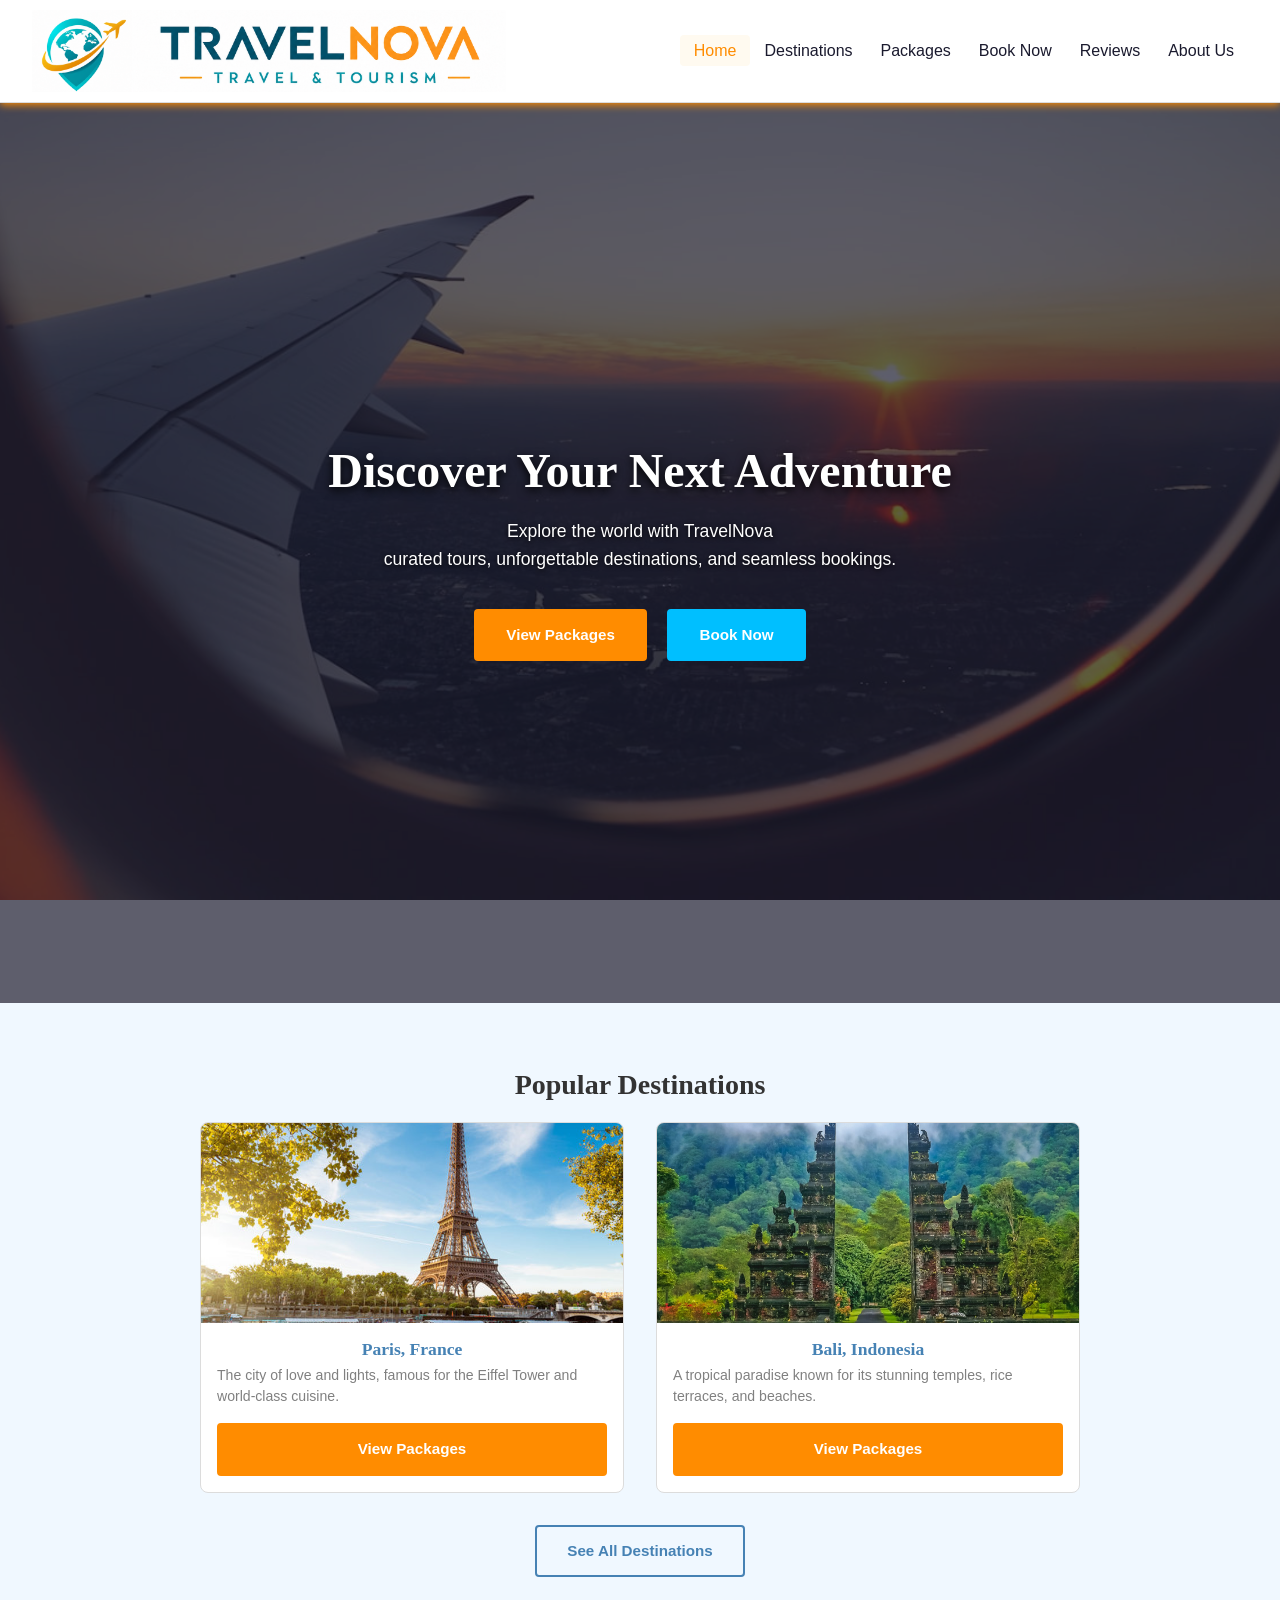
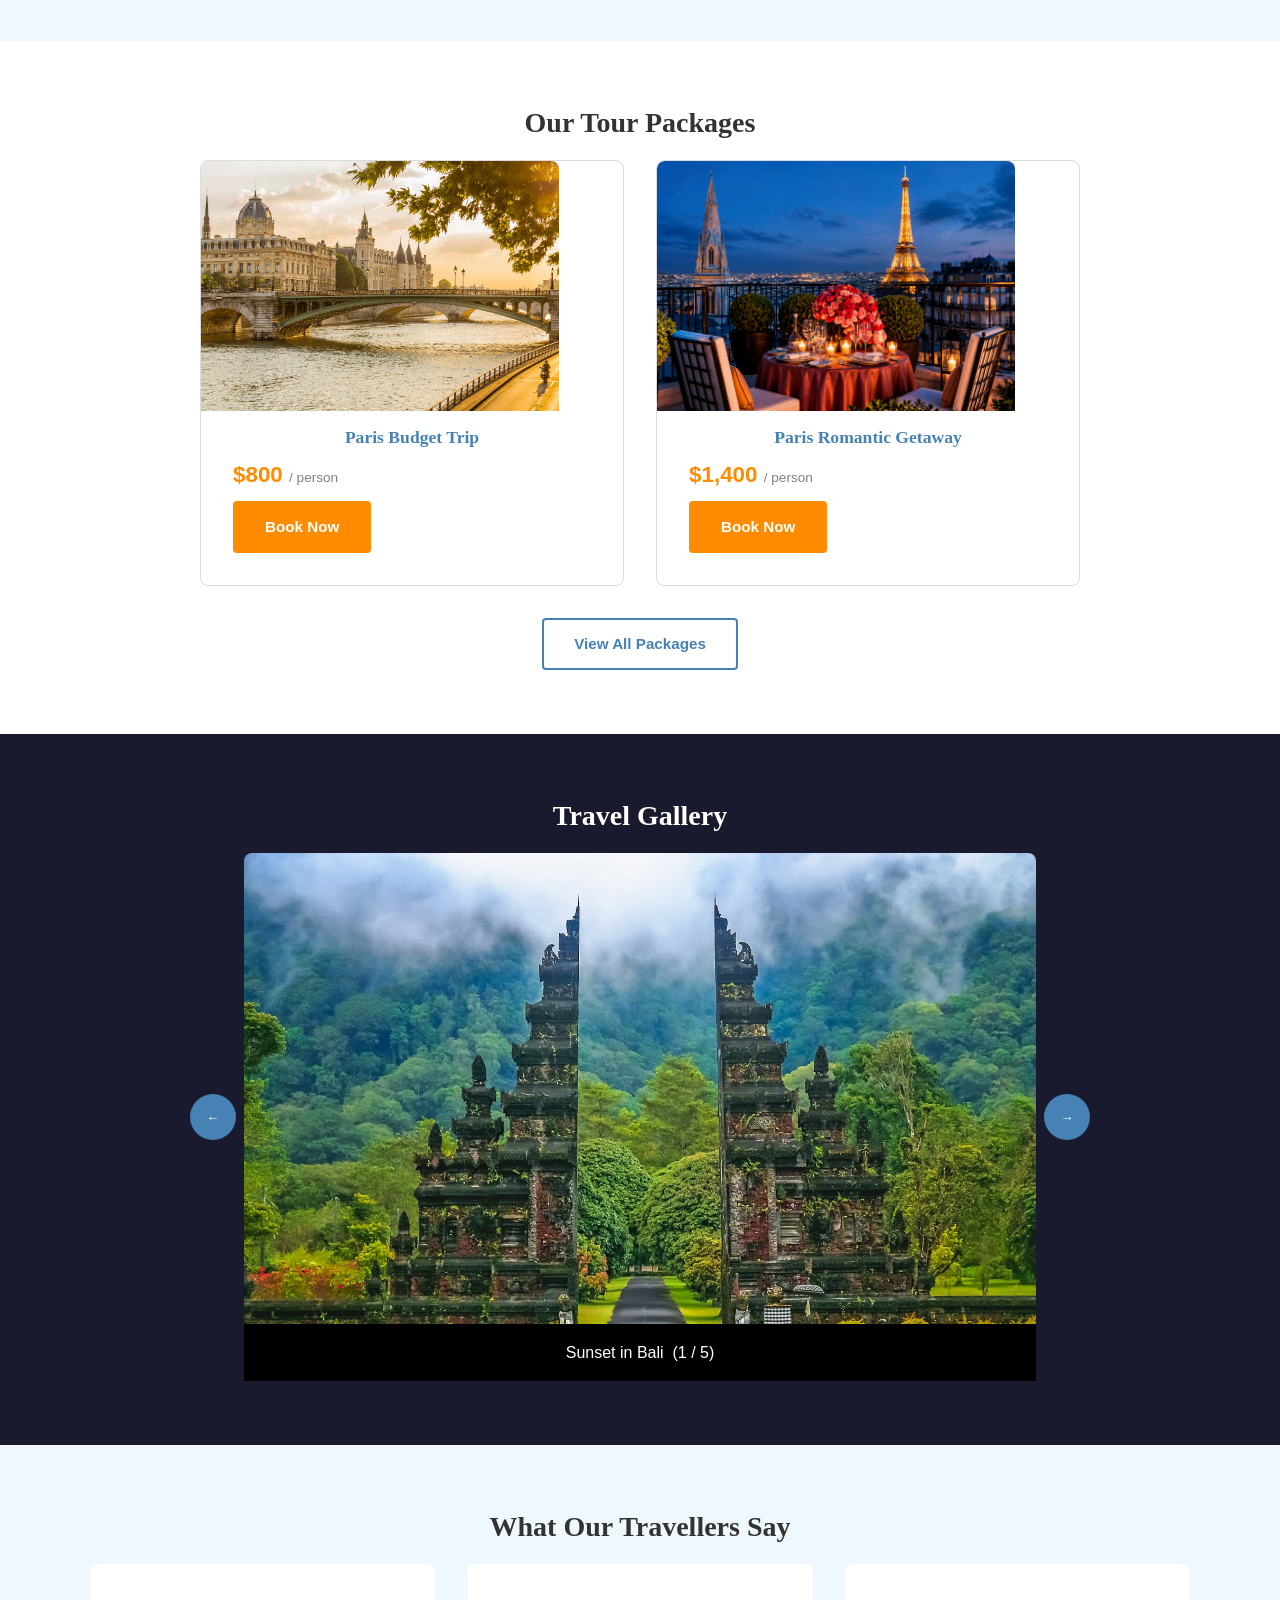
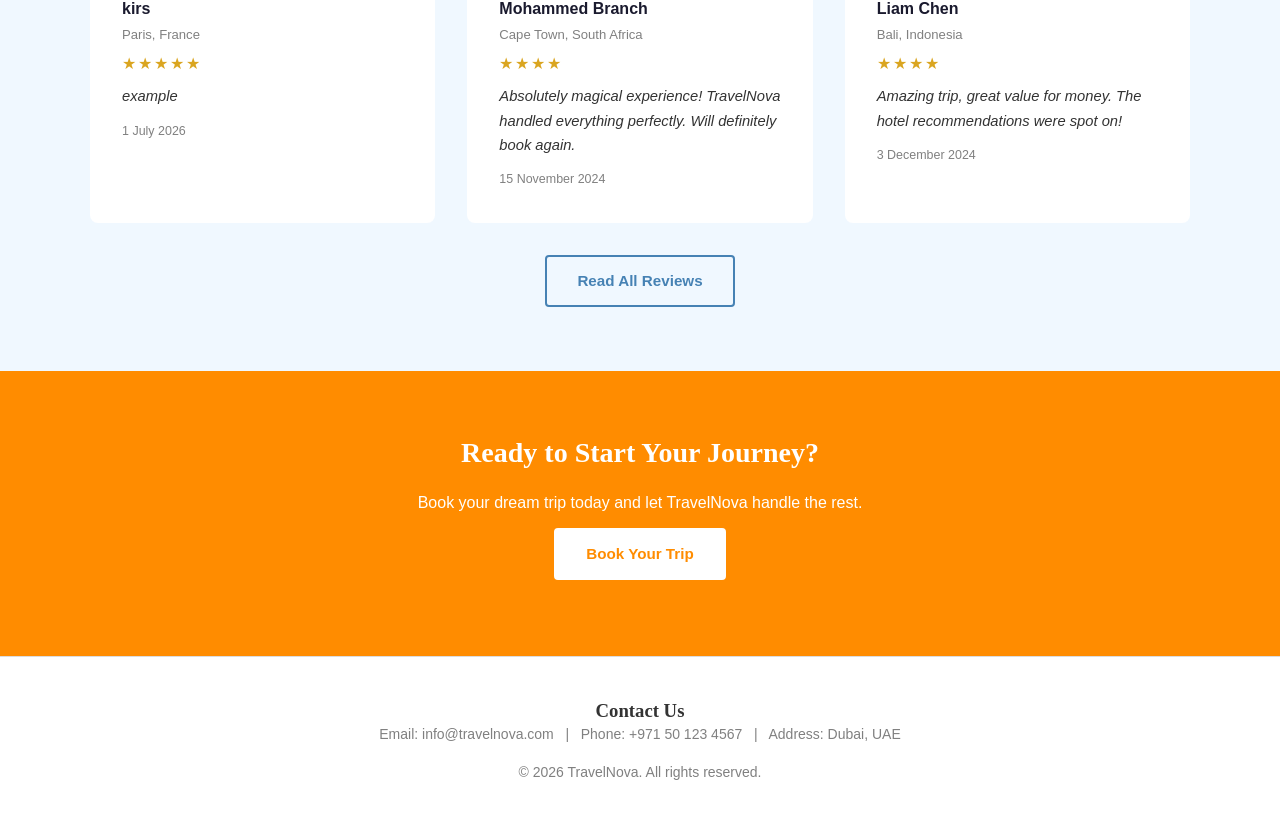
<file: index.html>
<!DOCTYPE html>
<html lang="en">
<head>
  <meta charset="UTF-8" />
  <meta name="viewport" content="width=device-width, initial-scale=1.0" />
  <title>TravelNova - Explore the World</title>
  <link rel="stylesheet" href="css/style.css" />
</head>
<body>

  <!-- ========== HEADER / NAVIGATION ========== -->
  <header id="main-header">
    <div class="logo">
      <img src="images/logo.png" alt="TravelNova Logo" />
      <img src="images/title.png" alt="TravelNova" />
    </div>
    <nav id="main-nav">
      <ul>
        <li><a href="index.html" class="active">Home</a></li>
        <li><a href="destinations.html">Destinations</a></li>
        <li><a href="packages.html">Packages</a></li>
        <li><a href="booking.html">Book Now</a></li>
        <li><a href="reviews.html">Reviews</a></li>
        <li><a href="about.html">About Us</a></li>
      </ul>
    </nav>
  </header>

  <!-- ========== HERO SECTION ========== -->
  <section id="hero">
    <div class="hero-content">
      <h1>Discover Your Next Adventure</h1>
      <p>Explore the world with TravelNova<br>curated tours, unforgettable destinations, and seamless bookings.</p>
      <a href="packages.html" class="btn btn-primary">View Packages</a>
      <a href="booking.html" class="btn btn-secondary">Book Now</a>
    </div>
  </section>

  <!-- ========== FEATURED DESTINATIONS ========== -->
  <section id="featured-destinations">
    <h2>Popular Destinations</h2>
    <div id="destinations-container"></div>
    <a href="destinations.html" class="btn btn-outline">See All Destinations</a>
  </section>

  <!-- ========== TOUR PACKAGES PREVIEW ========== -->
  <section id="packages-preview">
    <h2>Our Tour Packages</h2>
    <div id="packages-container"></div>
    <a href="packages.html" class="btn btn-outline">View All Packages</a>
  </section>

  <!-- ========== GALLERY SLIDER ========== -->
  <section id="gallery">
    <h2>Travel Gallery</h2>
    <div id="gallery-slider">
      <button id="prev-slide" aria-label="Previous slide">&#8592;</button>
      <div id="slides-container"></div>
      <button id="next-slide" aria-label="Next slide">&#8594;</button>
    </div>
  </section>

  <!-- ========== REVIEWS PREVIEW ========== -->
  <section id="reviews-preview">
    <h2>What Our Travellers Say</h2>
    <div id="reviews-container"></div>
    <a href="reviews.html" class="btn btn-outline">Read All Reviews</a>
  </section>

  <!-- ========== CALL TO ACTION ========== -->
  <section id="cta">
    <h2>Ready to Start Your Journey?</h2>
    <p>Book your dream trip today and let TravelNova handle the rest.</p>
    <a href="booking.html" class="btn btn-primary">Book Your Trip</a>
  </section>

  <!-- ========== FOOTER ========== -->
  <footer id="main-footer">
    <div class="footer-columns">
      <div class="footer-col">
        <h3>Contact Us</h3>
        <p>Email: info@travelnova.com &nbsp;&nbsp;|&nbsp;&nbsp; Phone: +971 50 123 4567 &nbsp;&nbsp;|&nbsp;&nbsp; Address: Dubai, UAE</p>
      </div>
    </div>
    <div class="footer-bottom">
      <p>&copy; 2026 TravelNova. All rights reserved.</p>
    </div>
  </footer>

  <script src="js/main.js"></script>
</body>
</html>
</file>
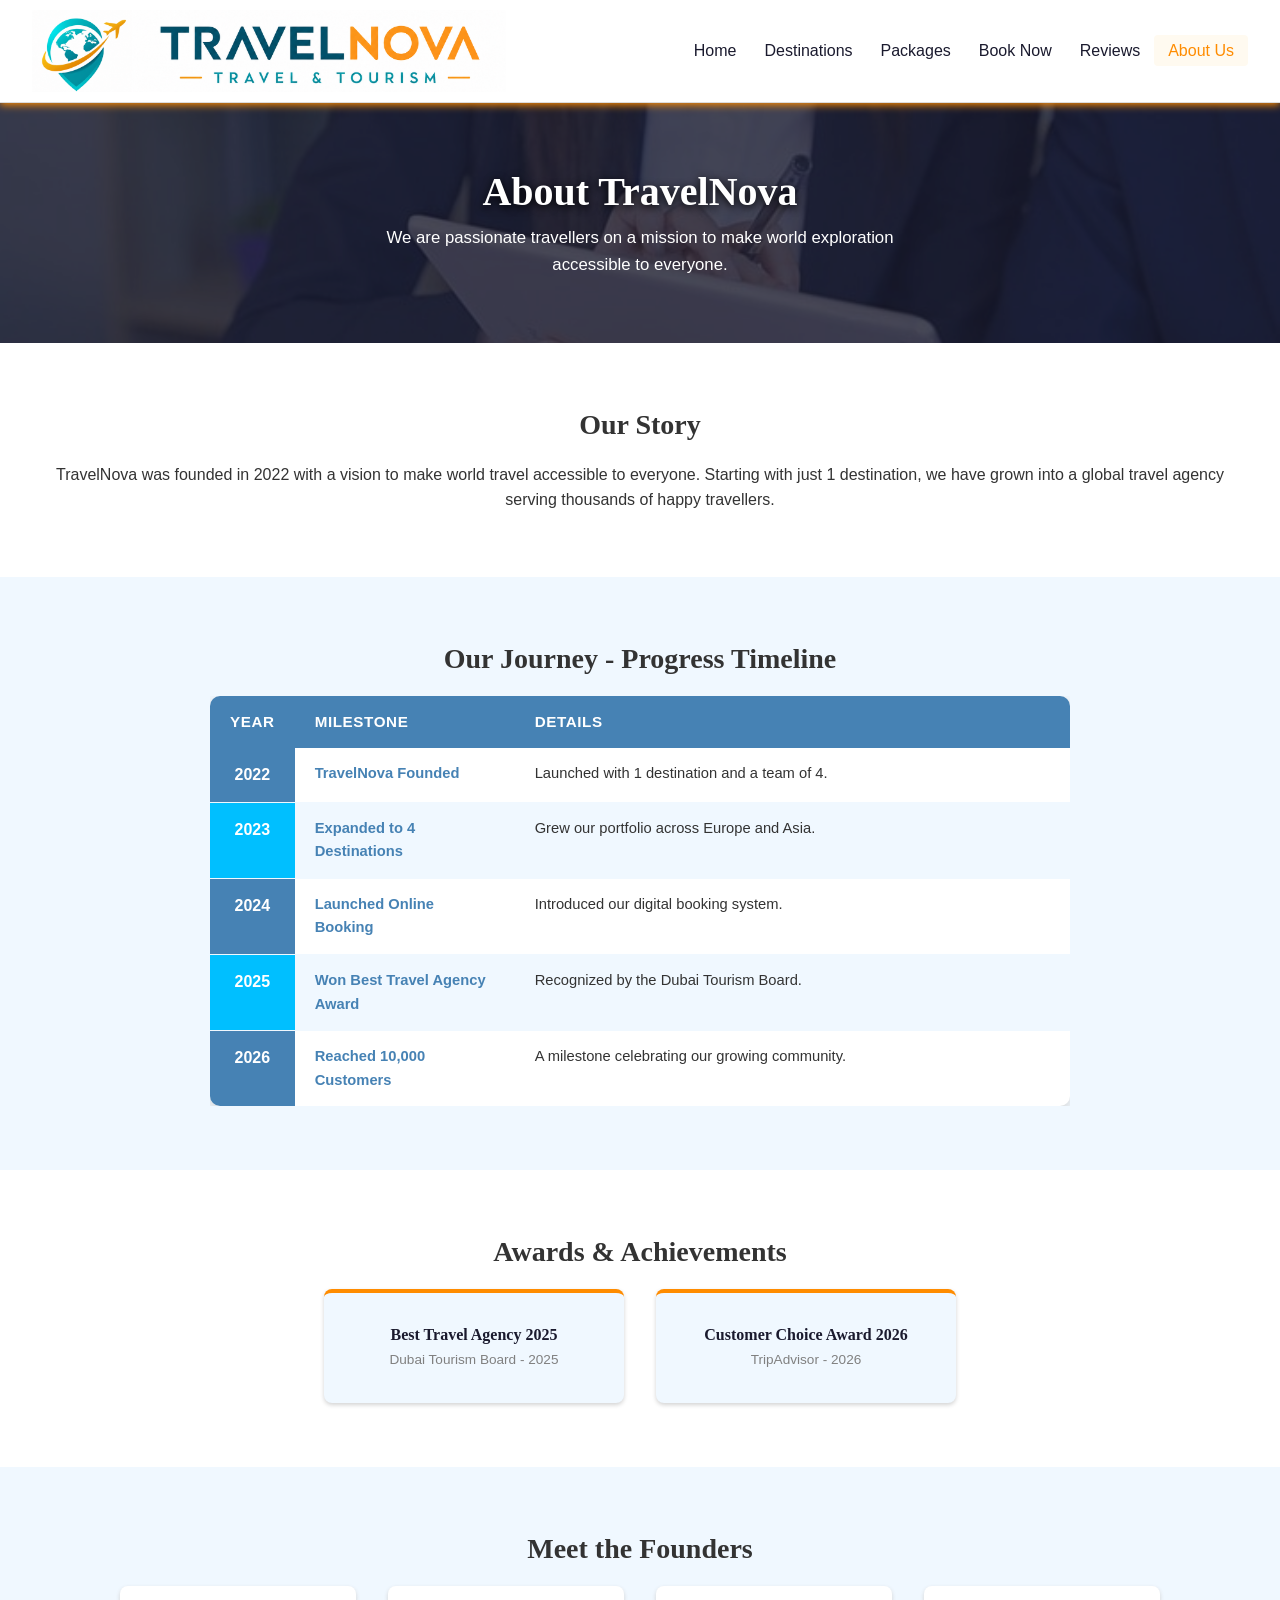
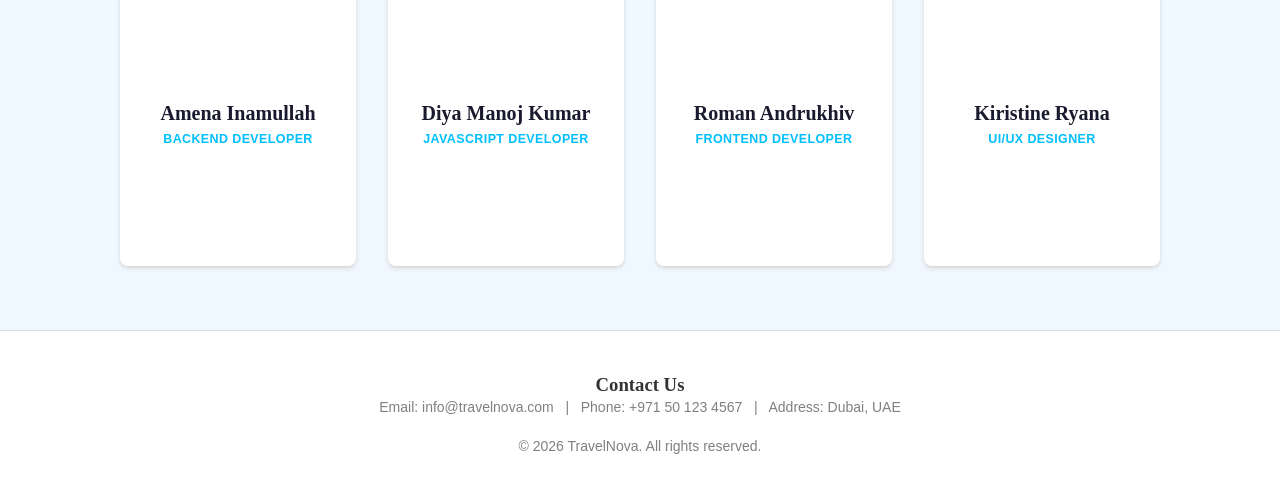
<file: about.html>
<!DOCTYPE html>
<html lang="en">
<head>
  <meta charset="UTF-8" />
  <meta name="viewport" content="width=device-width, initial-scale=1.0" />
  <title>About Us - TravelNova</title>
  <link rel="stylesheet" href="css/style.css" />
</head>
<body>

  <!-- ========== HEADER / NAVIGATION ========== -->
  <header id="main-header">
    <div class="logo">
      <img src="images/logo.png" alt="TravelNova Logo" />
      <img src="images/title.png" alt="TravelNova" />
    </div>
    <nav id="main-nav">
      <ul>
        <li><a href="index.html">Home</a></li>
        <li><a href="destinations.html">Destinations</a></li>
        <li><a href="packages.html">Packages</a></li>
        <li><a href="booking.html">Book Now</a></li>
        <li><a href="reviews.html">Reviews</a></li>
        <li><a href="about.html" class="active">About Us</a></li>
      </ul>
    </nav>
  </header>

  <!-- ========== PAGE HERO ========== -->
  <section id="page-hero" style="background-image: url('images/about-bg.jpg')">
    <h1>About TravelNova</h1>
    <p>We are passionate travellers on a mission to make world exploration accessible to everyone.</p>
  </section>

  <!-- ========== OUR STORY ========== -->
  <section id="our-story">
    <h2>Our Story</h2>
    <div id="company-history"></div>
  </section>

  <!-- ========== COMPANY TIMELINE ========== -->
  <section id="company-timeline">
    <h2>Our Journey - Progress Timeline</h2>
    <div id="timeline-container"></div>
  </section>

  <!-- ========== AWARDS & ACHIEVEMENTS ========== -->
  <section id="awards">
    <h2>Awards &amp; Achievements</h2>
    <div id="awards-container"></div>
  </section>

  <!-- ========== FOUNDERS ========== -->
  <section id="founders">
    <h2>Meet the Founders</h2>
    <div id="founders-container"></div>
  </section>

  <!-- ========== FOOTER ========== -->
  <footer id="main-footer">
    <div class="footer-columns">
      <div class="footer-col">
        <h3>Contact Us</h3>
        <p>Email: info@travelnova.com &nbsp;&nbsp;|&nbsp;&nbsp; Phone: +971 50 123 4567 &nbsp;&nbsp;|&nbsp;&nbsp; Address: Dubai, UAE</p>
      </div>
    </div>
    <div class="footer-bottom">
      <p>&copy; 2026 TravelNova. All rights reserved.</p>
    </div>
  </footer>

  <script src="js/main.js"></script>
</body>
</html>
</file>
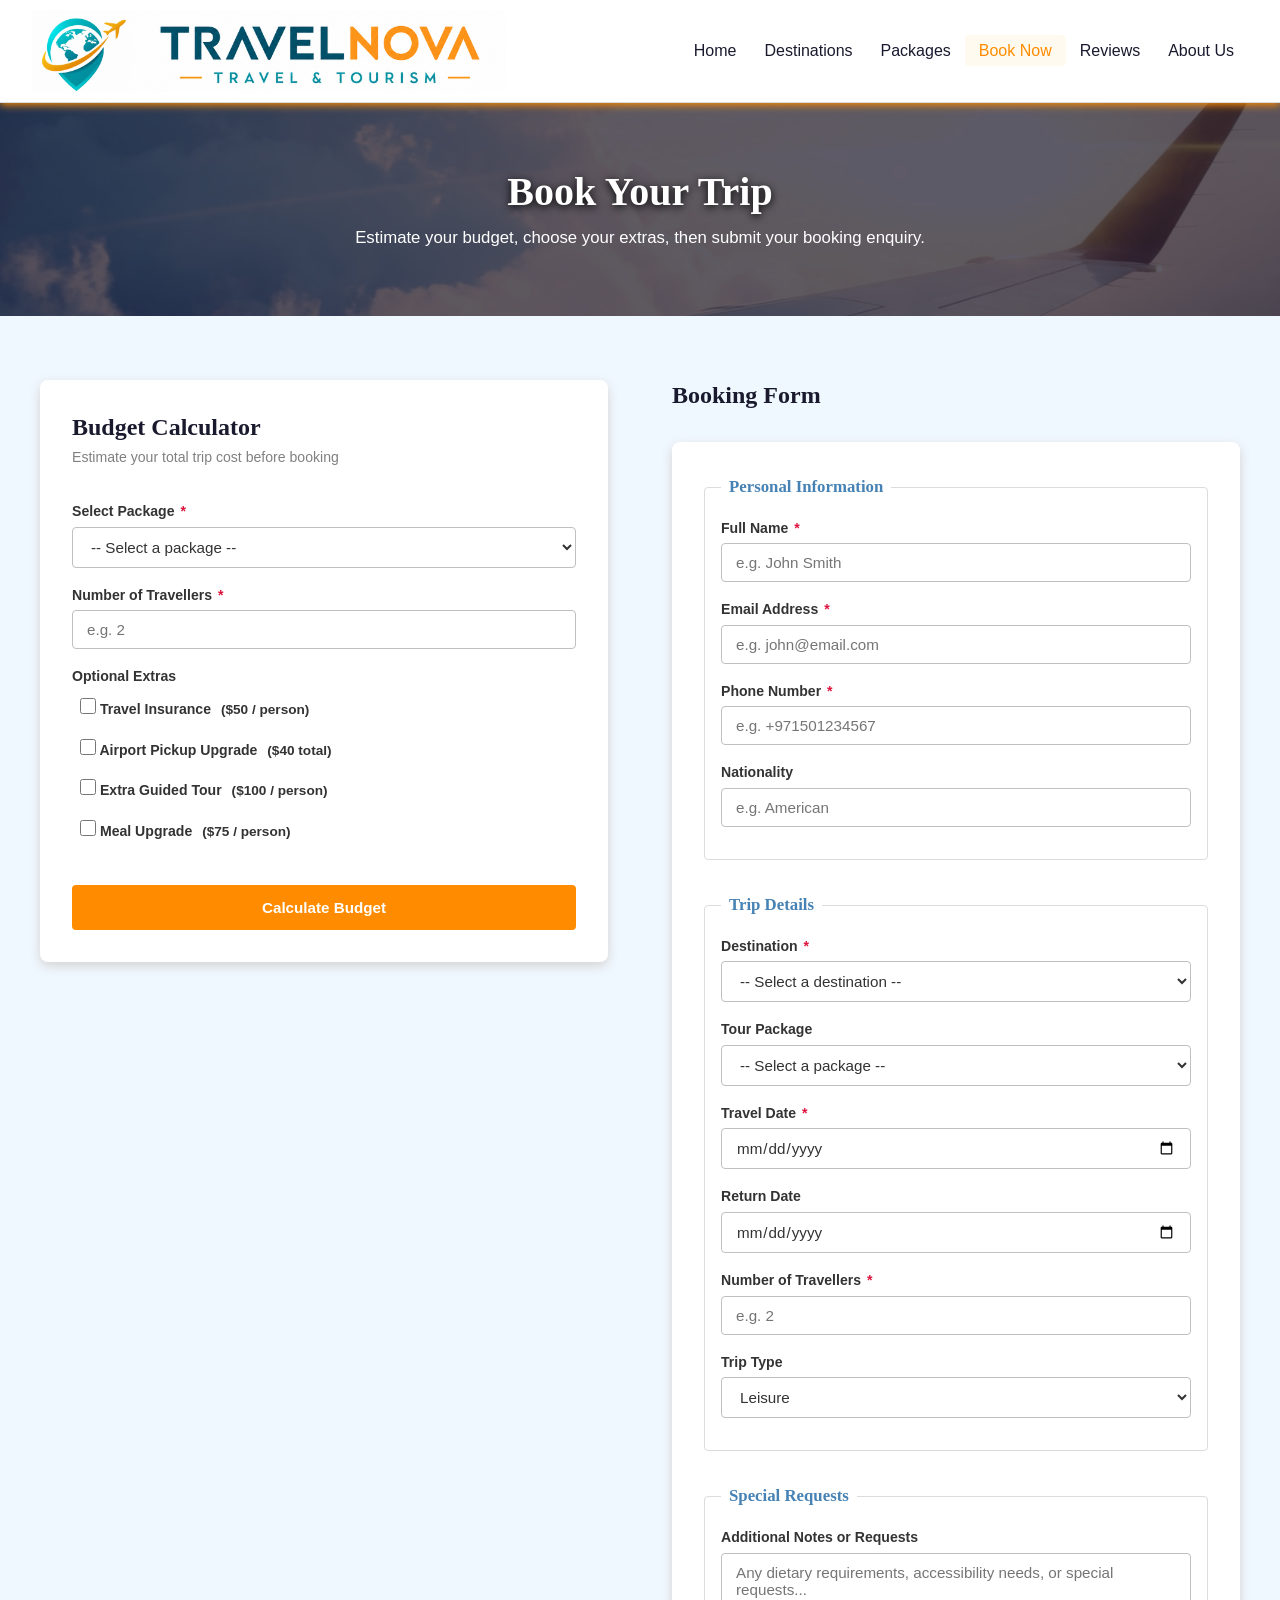
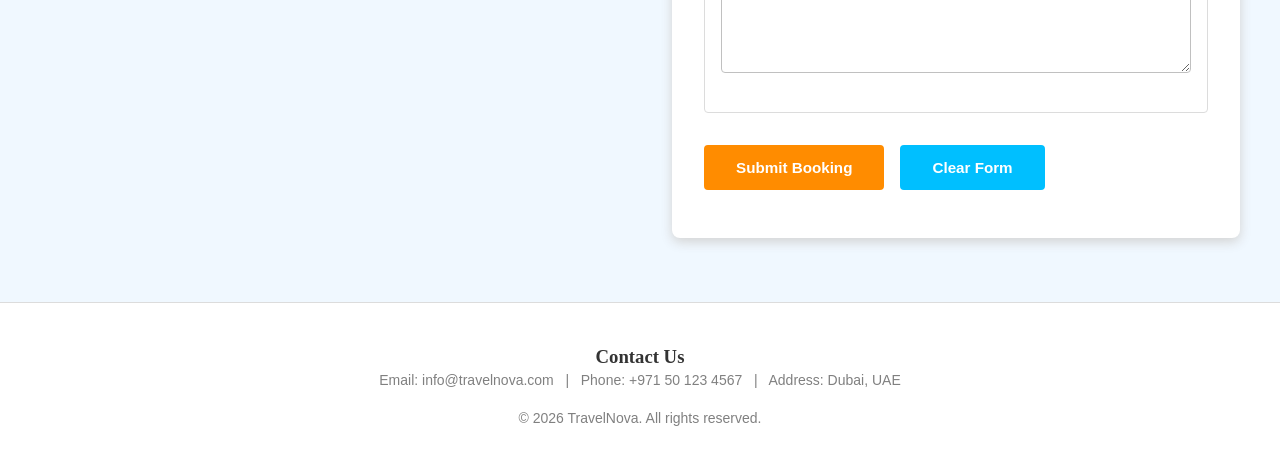
<file: booking.html>
<!DOCTYPE html>
<html lang="en">
<head>
  <meta charset="UTF-8" />
  <meta name="viewport" content="width=device-width, initial-scale=1.0" />
  <title>Book a Trip - TravelNova</title>
  <link rel="stylesheet" href="css/style.css" />
</head>
<body>

  <!-- ========== HEADER / NAVIGATION ========== -->
  <header id="main-header">
    <div class="logo">
      <img src="images/logo.png" alt="TravelNova Logo" />
      <img src="images/title.png" alt="TravelNova" />
    </div>
    <nav id="main-nav">
      <ul>
        <li><a href="index.html">Home</a></li>
        <li><a href="destinations.html">Destinations</a></li>
        <li><a href="packages.html">Packages</a></li>
        <li><a href="booking.html" class="active">Book Now</a></li>
        <li><a href="reviews.html">Reviews</a></li>
        <li><a href="about.html">About Us</a></li>
      </ul>
    </nav>
  </header>

  <!-- ========== PAGE HERO ========== -->
  <section id="page-hero" style="background-image: url('images/booking-bg.jpg')">
    <h1>Book Your Trip</h1>
    <p>Estimate your budget, choose your extras, then submit your booking enquiry.</p>
  </section>

  <!-- ========== BOOKING SECTION: Two-Column Layout ========== -->
  <section id="booking-section">
    <div id="booking-layout">

      <!-- ====== LEFT: BUDGET CALCULATOR ====== -->
      <div id="pkg-calculator">
        <h2>Budget Calculator</h2>
        <p class="calc-subtitle">Estimate your total trip cost before booking</p>

        <div class="form-group">
          <label for="calc-package">Select Package <span class="required">*</span></label>
          <select id="calc-package">
            <option value="">-- Select a package --</option>
          </select>
          <span class="error-msg" id="calc-package-error"></span>
        </div>

        <div class="form-group">
          <label for="calc-travelers-count">Number of Travellers <span class="required">*</span></label>
          <input type="number" id="calc-travelers-count" min="1" max="20" placeholder="e.g. 2" />
          <span class="error-msg" id="calc-travelers-error"></span>
        </div>

        <div class="form-group">
          <label>Optional Extras</label>
          <div id="calc-extras">
            <label class="checkbox-label">
              <input type="checkbox" id="extra-insurance" />
              Travel Insurance
              <span class="extra-price">$50 / person</span>
            </label>
            <label class="checkbox-label">
              <input type="checkbox" id="extra-pickup" />
              Airport Pickup Upgrade
              <span class="extra-price">$40 total</span>
            </label>
            <label class="checkbox-label">
              <input type="checkbox" id="extra-tour" />
              Extra Guided Tour
              <span class="extra-price">$100 / person</span>
            </label>
            <label class="checkbox-label">
              <input type="checkbox" id="extra-meal" />
              Meal Upgrade
              <span class="extra-price">$75 / person</span>
            </label>
          </div>
        </div>

        <button type="button" id="calc-budget-btn" class="btn btn-primary">Calculate Budget</button>

        <!-- Breakdown result: JS shows after calculation -->
        <div id="calc-budget-result"></div>
      </div>

      <!-- ====== RIGHT: BOOKING FORM ====== -->
      <div id="booking-form-col">
        <h2>Booking Form</h2>

        <form id="booking-form" novalidate>

          <!-- Personal Information -->
          <fieldset>
            <legend>Personal Information</legend>

            <div class="form-group">
              <label for="full-name">Full Name <span class="required">*</span></label>
              <input type="text" id="full-name" name="full_name" placeholder="e.g. John Smith" required />
              <span class="error-msg" id="full-name-error"></span>
            </div>

            <div class="form-group">
              <label for="email">Email Address <span class="required">*</span></label>
              <input type="email" id="email" name="email" placeholder="e.g. john@email.com" required />
              <span class="error-msg" id="email-error"></span>
            </div>

            <div class="form-group">
              <label for="phone">Phone Number <span class="required">*</span></label>
              <input type="tel" id="phone" name="phone" placeholder="e.g. +971501234567" required />
              <span class="error-msg" id="phone-error"></span>
            </div>

            <div class="form-group">
              <label for="nationality">Nationality</label>
              <input type="text" id="nationality" name="nationality" placeholder="e.g. American" />
            </div>
          </fieldset>

          <!-- Trip Details -->
          <fieldset>
            <legend>Trip Details</legend>

            <div class="form-group">
              <label for="destination">Destination <span class="required">*</span></label>
              <select id="destination" name="destination" required>
                <option value="">-- Select a destination --</option>
              </select>
              <span class="error-msg" id="destination-error"></span>
            </div>

            <div class="form-group">
              <label for="package-select">Tour Package</label>
              <select id="package-select" name="package">
                <option value="">-- Select a package --</option>
              </select>
            </div>

            <div class="form-group">
              <label for="travel-date">Travel Date <span class="required">*</span></label>
              <input type="date" id="travel-date" name="travel_date" required />
              <span class="error-msg" id="travel-date-error"></span>
            </div>

            <div class="form-group">
              <label for="return-date">Return Date</label>
              <input type="date" id="return-date" name="return_date" />
              <span class="error-msg" id="return-date-error"></span>
            </div>

            <div class="form-group">
              <label for="travelers-count">Number of Travellers <span class="required">*</span></label>
              <input type="number" id="travelers-count" name="travelers_count" min="1" max="20" placeholder="e.g. 2" required />
              <span class="error-msg" id="travelers-count-error"></span>
            </div>

            <div class="form-group">
              <label for="trip-type">Trip Type</label>
              <select id="trip-type" name="trip_type">
                <option value="leisure">Leisure</option>
                <option value="adventure">Adventure</option>
                <option value="family">Family</option>
                <option value="honeymoon">Honeymoon</option>
                <option value="business">Business</option>
              </select>
            </div>
          </fieldset>

          <!-- Special Requests -->
          <fieldset>
            <legend>Special Requests</legend>
            <div class="form-group">
              <label for="special-requests">Additional Notes or Requests</label>
              <textarea id="special-requests" name="special_requests" rows="4" placeholder="Any dietary requirements, accessibility needs, or special requests..."></textarea>
            </div>
          </fieldset>

          <!-- Hidden fields: populated by the Budget Calculator -->
          <input type="hidden" id="estimated-total" name="estimated_total" value="" />
          <input type="hidden" id="selected-extras-hidden" name="selected_extras" value="" />

          <!-- Submit -->
          <div class="form-group form-submit">
            <button type="submit" id="booking-submit-btn" class="btn btn-primary">Submit Booking</button>
            <button type="reset" class="btn btn-secondary">Clear Form</button>
          </div>

        </form>
      </div><!-- /#booking-form-col -->

    </div><!-- /#booking-layout -->
  </section>

  <!-- ========== FOOTER ========== -->
  <footer id="main-footer">
    <div class="footer-columns">
      <div class="footer-col">
        <h3>Contact Us</h3>
        <p>Email: info@travelnova.com &nbsp;&nbsp;|&nbsp;&nbsp; Phone: +971 50 123 4567 &nbsp;&nbsp;|&nbsp;&nbsp; Address: Dubai, UAE</p>
      </div>
    </div>
    <div class="footer-bottom">
      <p>&copy; 2026 TravelNova. All rights reserved.</p>
    </div>
  </footer>

  <script src="js/main.js"></script>
</body>
</html>
</file>
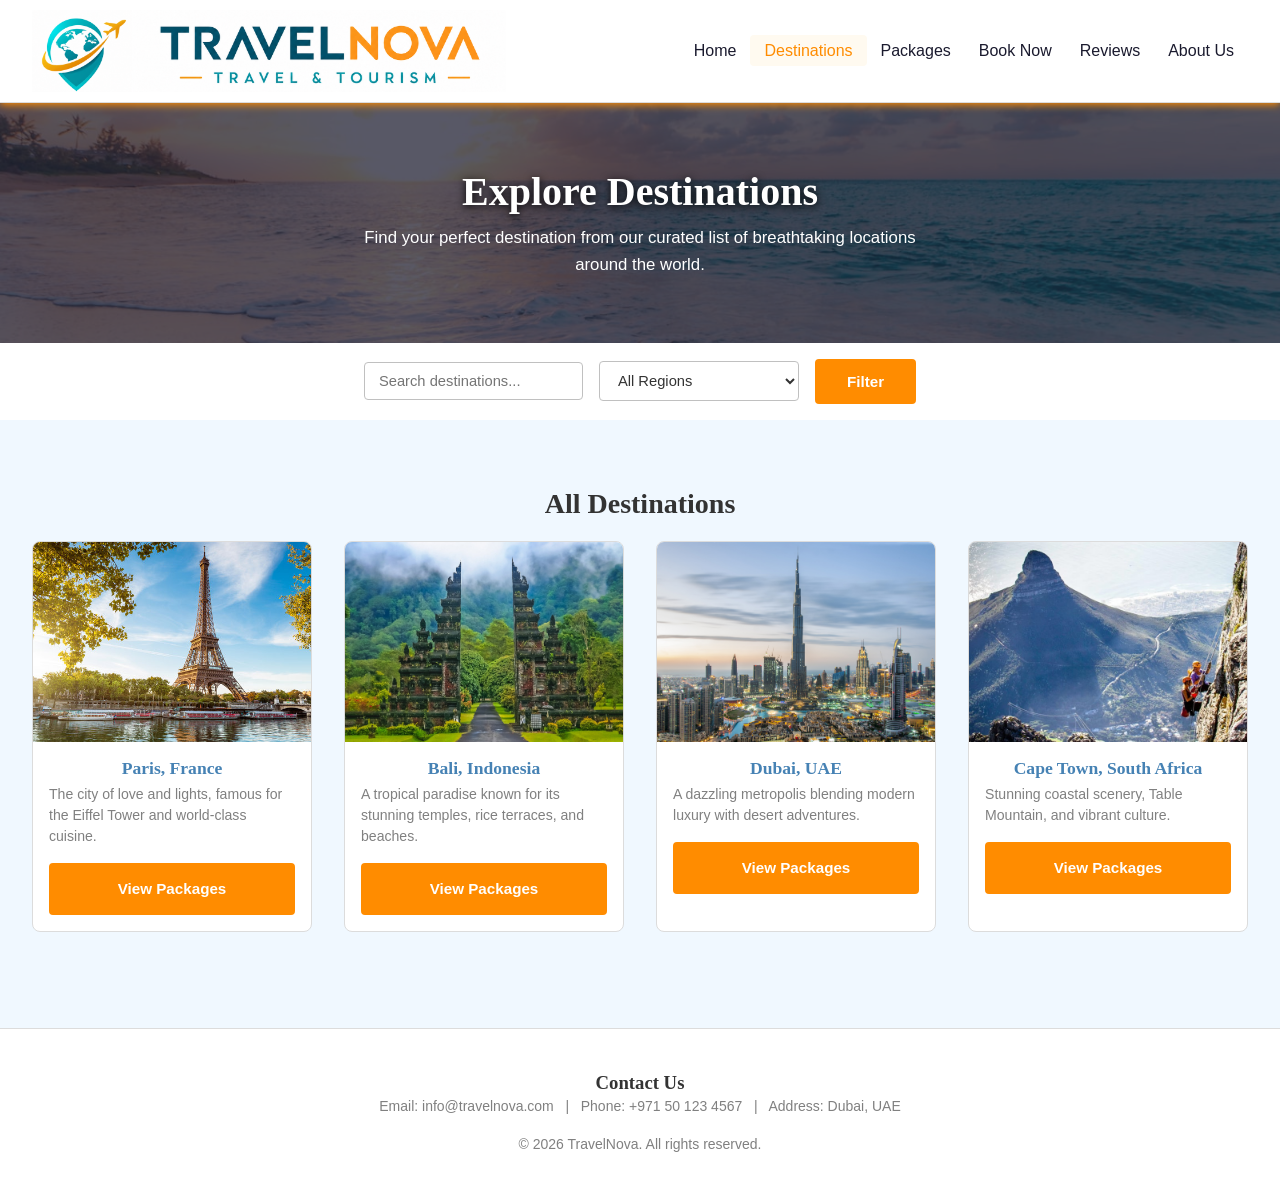
<file: destinations.html>
<!DOCTYPE html>
<html lang="en">
<head>
  <meta charset="UTF-8" />
  <meta name="viewport" content="width=device-width, initial-scale=1.0" />
  <title>Destinations - TravelNova</title>
  <link rel="stylesheet" href="css/style.css" />
</head>
<body>

  <!-- ========== HEADER / NAVIGATION ========== -->
  <header id="main-header">
    <div class="logo">
      <img src="images/logo.png" alt="TravelNova Logo" />
      <img src="images/title.png" alt="TravelNova" />
    </div>
    <nav id="main-nav">
      <ul>
        <li><a href="index.html">Home</a></li>
        <li><a href="destinations.html" class="active">Destinations</a></li>
        <li><a href="packages.html">Packages</a></li>
        <li><a href="booking.html">Book Now</a></li>
        <li><a href="reviews.html">Reviews</a></li>
        <li><a href="about.html">About Us</a></li>
      </ul>
    </nav>
  </header>

  <!-- ========== PAGE HERO ========== -->
  <section id="page-hero" style="background-image: url('images/destinations-bg.jpg')">
    <h1>Explore Destinations</h1>
    <p>Find your perfect destination from our curated list of breathtaking locations around the world.</p>
  </section>

  <!-- ========== FILTER / SEARCH BAR ========== -->
  <section id="destinations-filter">
    <input type="text" id="search-input" placeholder="Search destinations..." />
    <select id="region-filter">
      <option value="all">All Regions</option>
      <option value="europe">Europe</option>
      <option value="asia">Asia</option>
      <option value="americas">Americas</option>
      <option value="africa">Africa</option>
      <option value="middleeast">Middle East</option>
      <option value="oceania">Oceania</option>
    </select>
    <button id="filter-btn" class="btn btn-primary">Filter</button>
  </section>

  <!-- ========== DESTINATIONS GRID ========== -->
  <section id="destinations-page">
    <h2>All Destinations</h2>
    <div id="destinations-grid"></div>
  </section>

  <!-- ========== FOOTER ========== -->
  <footer id="main-footer">
    <div class="footer-columns">
      <div class="footer-col">
        <h3>Contact Us</h3>
        <p>Email: info@travelnova.com &nbsp;&nbsp;|&nbsp;&nbsp; Phone: +971 50 123 4567 &nbsp;&nbsp;|&nbsp;&nbsp; Address: Dubai, UAE</p>
      </div>
    </div>
    <div class="footer-bottom">
      <p>&copy; 2026 TravelNova. All rights reserved.</p>
    </div>
  </footer>

  <script src="js/main.js"></script>
</body>
</html>
</file>
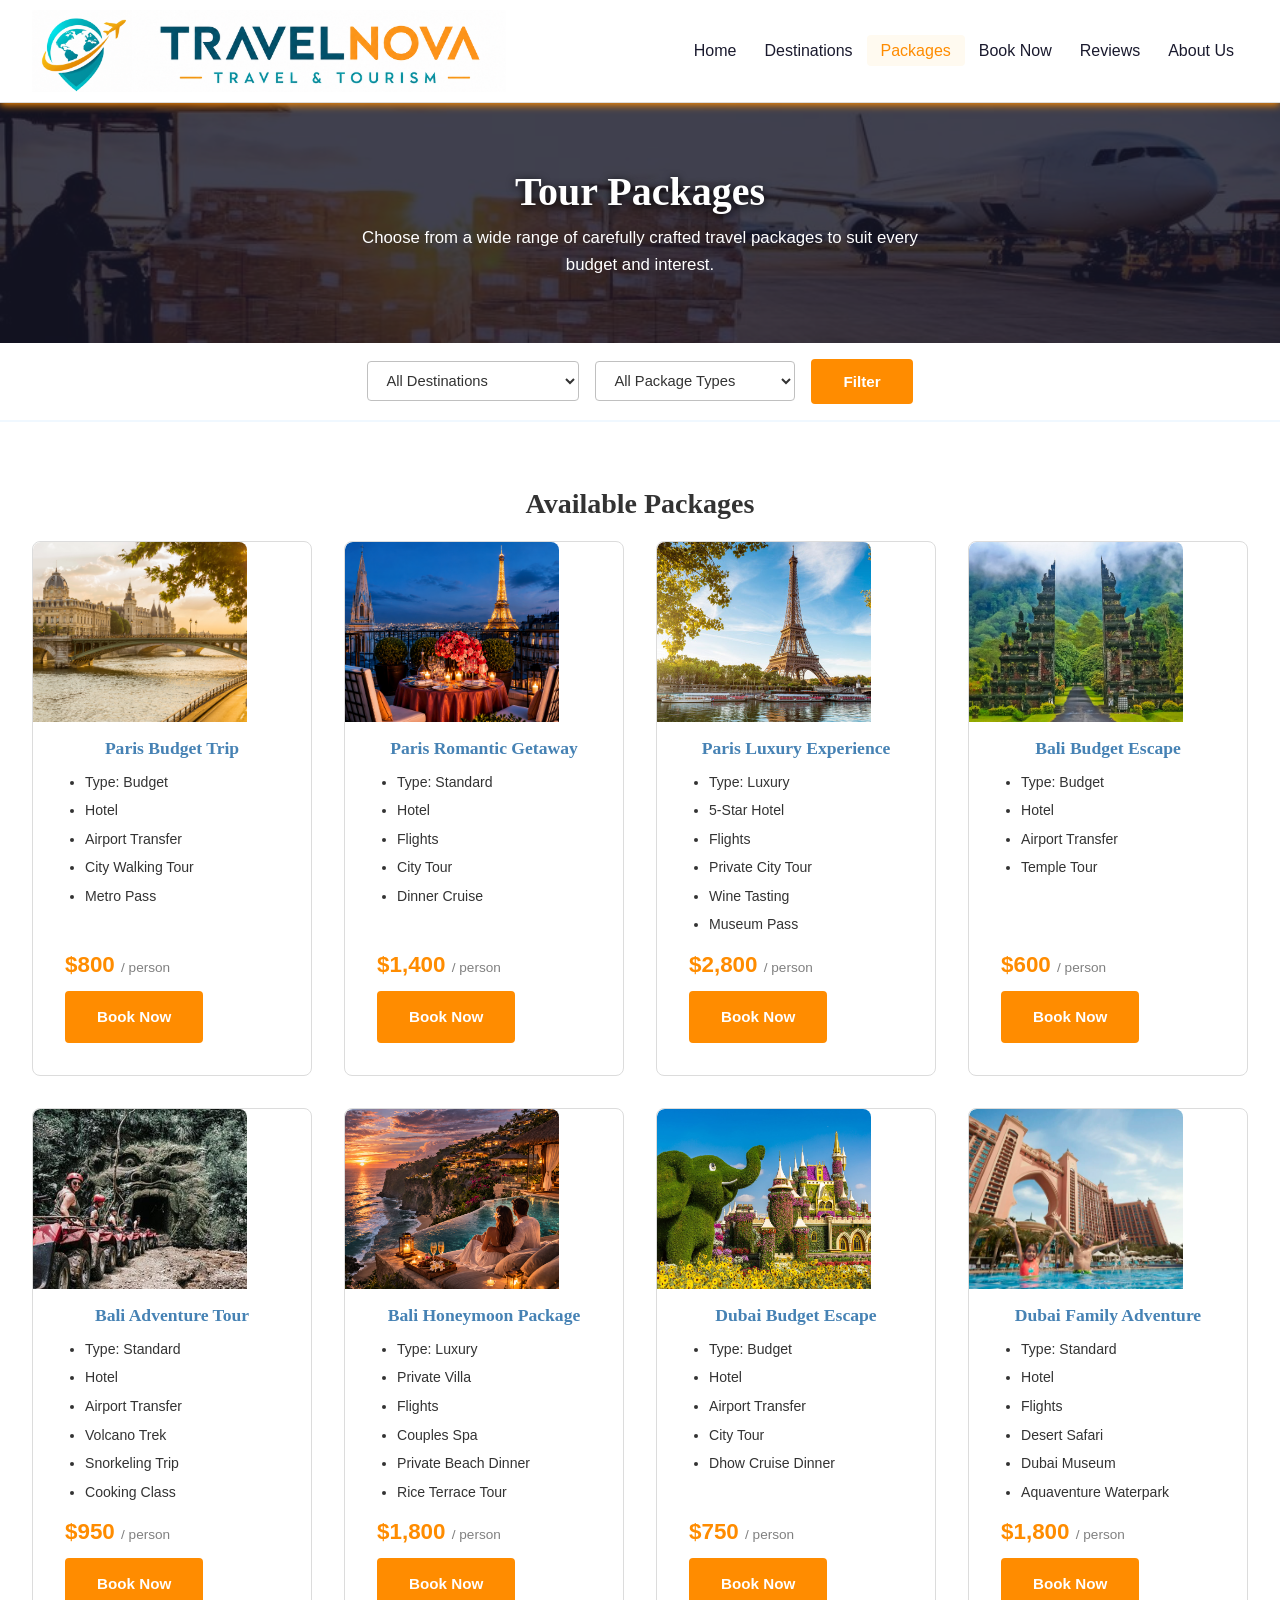
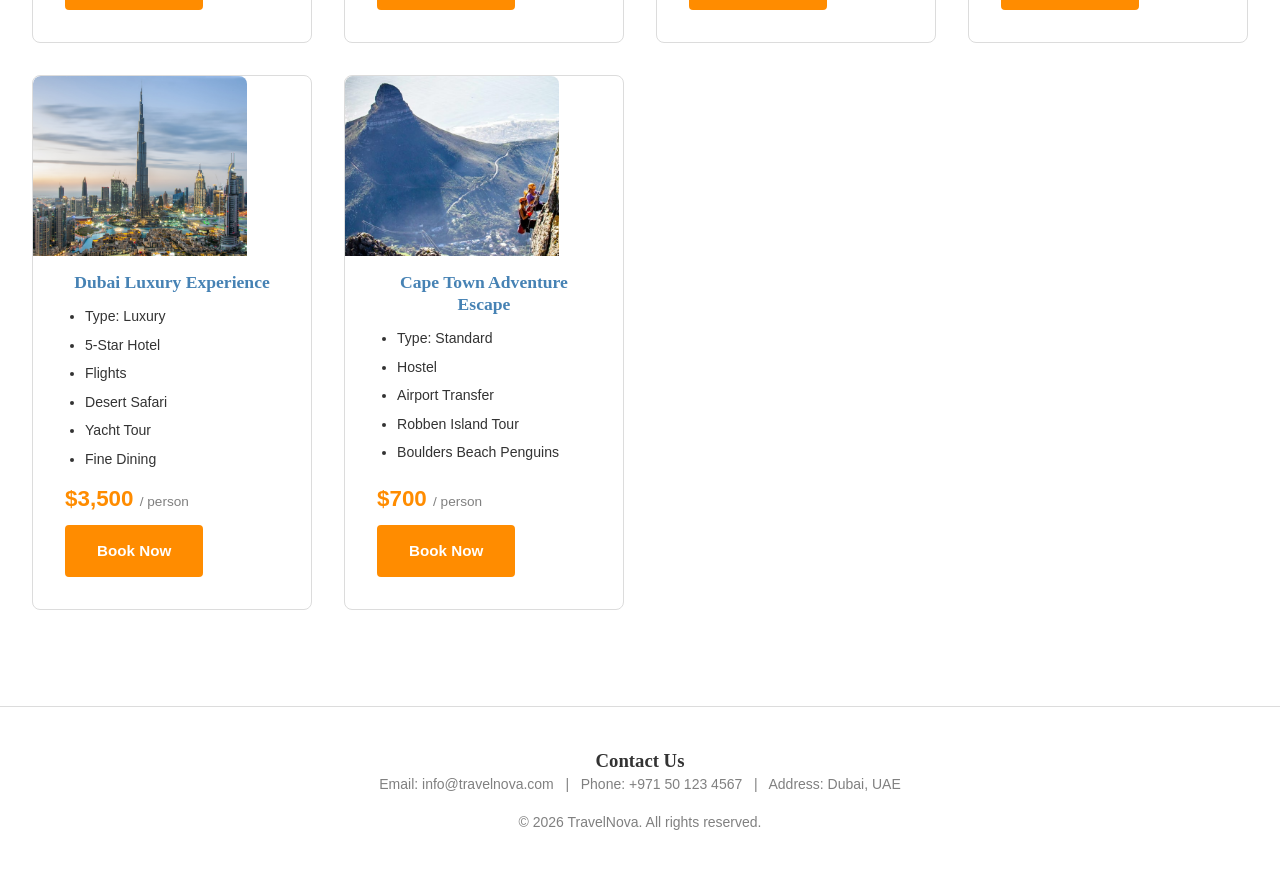
<file: packages.html>
<!DOCTYPE html>
<html lang="en">
<head>
  <meta charset="UTF-8" />
  <meta name="viewport" content="width=device-width, initial-scale=1.0" />
  <title>Tour Packages - TravelNova</title>
  <link rel="stylesheet" href="css/style.css" />
</head>
<body>

  <!-- ========== HEADER / NAVIGATION ========== -->
  <header id="main-header">
    <div class="logo">
      <img src="images/logo.png" alt="TravelNova Logo" />
      <img src="images/title.png" alt="TravelNova" />
    </div>
    <nav id="main-nav">
      <ul>
        <li><a href="index.html">Home</a></li>
        <li><a href="destinations.html">Destinations</a></li>
        <li><a href="packages.html" class="active">Packages</a></li>
        <li><a href="booking.html">Book Now</a></li>
        <li><a href="reviews.html">Reviews</a></li>
        <li><a href="about.html">About Us</a></li>
      </ul>
    </nav>

  </header>

  <!-- ========== PAGE HERO ========== -->
  <section id="page-hero" style="background-image: url('images/packages-bg.jpeg')">
    <h1>Tour Packages</h1>
    <p>Choose from a wide range of carefully crafted travel packages to suit every budget and interest.</p>
  </section>

  <!-- ========== PACKAGE FILTER ========== -->
  <section id="packages-filter">
    <select id="destination-filter">
      <option value="all">All Destinations</option>
    </select>
    <select id="budget-filter">
      <option value="all">All Package Types</option>
      <option value="budget">Budget</option>
      <option value="mid">Standard</option>
      <option value="luxury">Luxury</option>
    </select>
    <button id="filter-btn" class="btn btn-primary">Filter</button>
  </section>

  <!-- ========== PACKAGE CARDS (Main Display) ========== -->
  <section id="packages-cards">
    <h2>Available Packages</h2>
    <div id="packages-cards-container"></div>
  </section>

  <!-- ========== FOOTER ========== -->
  <footer id="main-footer">
    <div class="footer-columns">
      <div class="footer-col">
        <h3>Contact Us</h3>
        <p>Email: info@travelnova.com &nbsp;&nbsp;|&nbsp;&nbsp; Phone: +971 50 123 4567 &nbsp;&nbsp;|&nbsp;&nbsp; Address: Dubai, UAE</p>
      </div>
    </div>
    <div class="footer-bottom">
      <p>&copy; 2026 TravelNova. All rights reserved.</p>
    </div>
  </footer>

  <script src="js/main.js"></script>
</body>
</html>
</file>
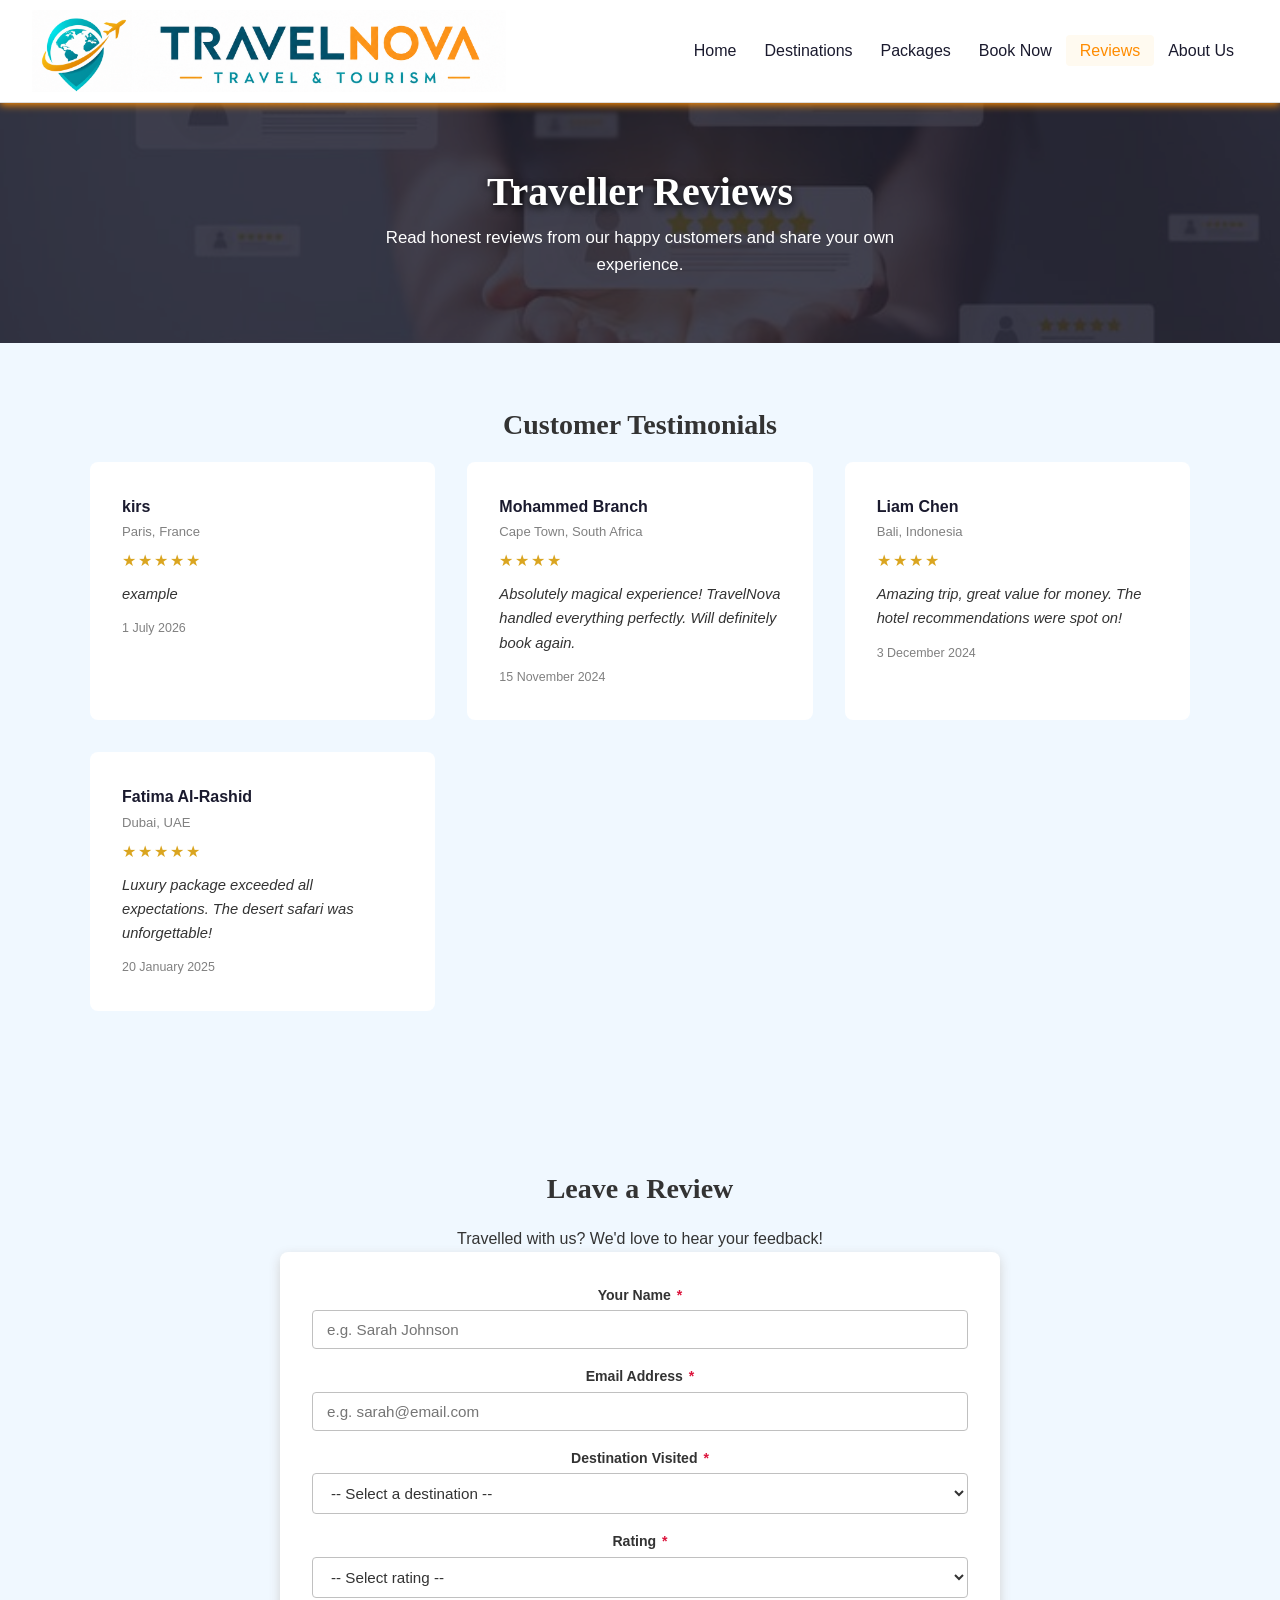
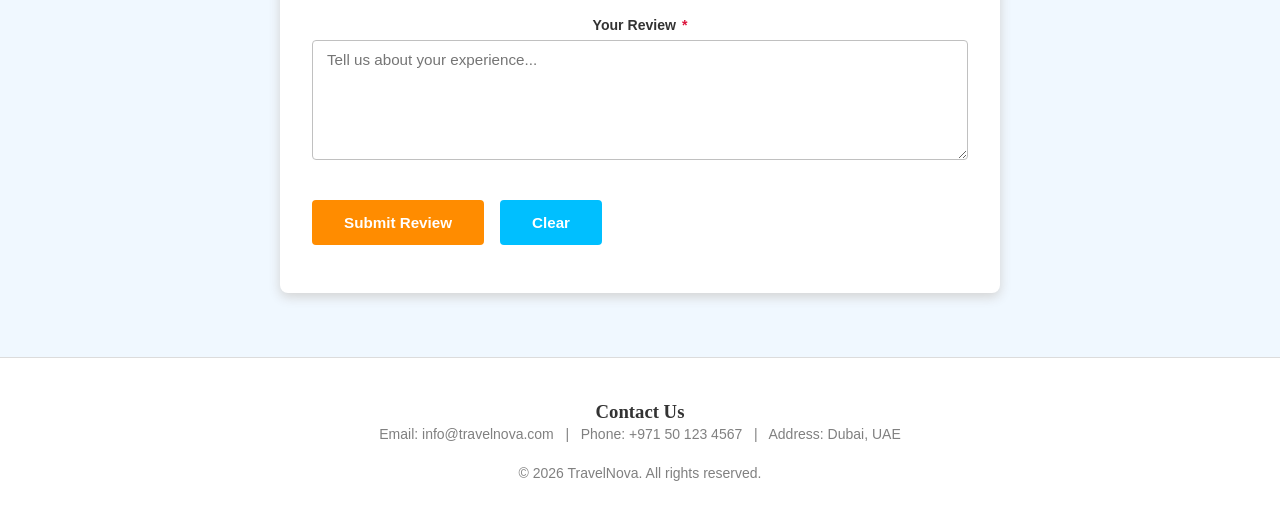
<file: reviews.html>
<!DOCTYPE html>
<html lang="en">
<head>
  <meta charset="UTF-8" />
  <meta name="viewport" content="width=device-width, initial-scale=1.0" />
  <title>Reviews - TravelNova</title>
  <link rel="stylesheet" href="css/style.css" />
</head>
<body>

  <!-- ========== HEADER / NAVIGATION ========== -->
  <header id="main-header">
    <div class="logo">
      <img src="images/logo.png" alt="TravelNova Logo" />
      <img src="images/title.png" alt="TravelNova" />
    </div>
    <nav id="main-nav">
      <ul>
        <li><a href="index.html">Home</a></li>
        <li><a href="destinations.html">Destinations</a></li>
        <li><a href="packages.html">Packages</a></li>
        <li><a href="booking.html">Book Now</a></li>
        <li><a href="reviews.html" class="active">Reviews</a></li>
        <li><a href="about.html">About Us</a></li>
      </ul>
    </nav>
  </header>

  <!-- ========== PAGE HERO ========== -->
  <section id="page-hero" style="background-image: url('images/reviews-bg.jpg')">
    <h1>Traveller Reviews</h1>
    <p>Read honest reviews from our happy customers and share your own experience.</p>
  </section>

  <!-- ========== EXISTING REVIEWS ========== -->
  <section id="reviews-list">
    <h2>Customer Testimonials</h2>
    <div id="reviews-container"></div>
  </section>

  <!-- ========== LEAVE A REVIEW FORM ========== -->
  <section id="leave-review">
    <h2>Leave a Review</h2>
    <p>Travelled with us? We'd love to hear your feedback!</p>

    <form id="review-form" novalidate>

      <div class="form-group">
        <label for="reviewer-name">Your Name <span class="required">*</span></label>
        <input type="text" id="reviewer-name" name="reviewer_name" placeholder="e.g. Sarah Johnson" required />
        <span class="error-msg" id="reviewer-name-error"></span>
      </div>

      <div class="form-group">
        <label for="reviewer-email">Email Address <span class="required">*</span></label>
        <input type="email" id="reviewer-email" name="reviewer_email" placeholder="e.g. sarah@email.com" required />
        <span class="error-msg" id="reviewer-email-error"></span>
      </div>

      <div class="form-group">
        <label for="review-destination">Destination Visited <span class="required">*</span></label>
        <select id="review-destination" name="review_destination" required>
          <option value="">-- Select a destination --</option>
        </select>
        <span class="error-msg" id="review-destination-error"></span>
      </div>

      <div class="form-group">
        <label for="review-rating">Rating <span class="required">*</span></label>
        <select id="review-rating" name="review_rating" required>
          <option value="">-- Select rating --</option>
          <option value="5">5 - Excellent</option>
          <option value="4">4 - Very Good</option>
          <option value="3">3 - Good</option>
          <option value="2">2 - Fair</option>
          <option value="1">1 - Poor</option>
        </select>
        <span class="error-msg" id="review-rating-error"></span>
      </div>

      <div class="form-group">
        <label for="review-text">Your Review <span class="required">*</span></label>
        <textarea id="review-text" name="review_text" rows="5" placeholder="Tell us about your experience..." required></textarea>
        <span class="error-msg" id="review-text-error"></span>
      </div>

      <div class="form-group form-submit">
        <button type="submit" id="review-submit-btn" class="btn btn-primary">Submit Review</button>
        <button type="reset" class="btn btn-secondary">Clear</button>
      </div>

    </form>
  </section>

  <!-- ========== FOOTER ========== -->
  <footer id="main-footer">
    <div class="footer-columns">
      <div class="footer-col">
        <h3>Contact Us</h3>
        <p>Email: info@travelnova.com &nbsp;&nbsp;|&nbsp;&nbsp; Phone: +971 50 123 4567 &nbsp;&nbsp;|&nbsp;&nbsp; Address: Dubai, UAE</p>
      </div>
    </div>
    <div class="footer-bottom">
      <p>&copy; 2026 TravelNova. All rights reserved.</p>
    </div>
  </footer>

  <script src="js/main.js"></script>
</body>
</html>
</file>
<file: css/style.css>
/* ================================================================
   RESET & BASE STYLES
================================================================ */
*, *::before, *::after {
    box-sizing: border-box;
    margin: 0;
    padding: 0;
}
body {
    background: white;
    color: #333333;
    font-family: 'Arial', sans-serif;
    font-size: 16px;
    line-height: 1.6;
}
img {
    max-width: 100%;
    height: auto;
    display: block;
}
a {
    text-decoration: none;
    color: inherit;
}
h1, h2, h3, h4, h5, h6 {
    font-family: 'Georgia', serif;
    line-height: 1.25;
}
h2 {
    text-align: center;
    font-size: 28px;
    margin-bottom: 20px;
}
h3, h4 {
    text-align: center;
}
/* Default section padding applied to every section */
section {
    padding: 64px 32px;
}


/* ================================================================
   SHARED — HEADER & NAVIGATION
   Sticky top bar with logo and nav links — present on every page
================================================================ */
#main-header {
    position: sticky;
    top: 0;
    z-index: 1000;
    display: flex;
    align-items: center;
    justify-content: space-between;
    padding: 10px 32px;
    background-color: white;
    box-shadow: 0 2px 8px darkorange;
    border-bottom: 1px solid gainsboro;
    /* lets logo + nav drop to a second line instead of overflowing before the column breakpoint kicks in */
    flex-wrap: wrap;
}
.logo {
    display: flex;
}
.logo img {
    height: 82px;
}
#main-nav ul {
    display: flex;
    align-items: center;
    list-style: none;
    /* same reasoning as #main-header — wrap instead of forcing horizontal scroll */
    flex-wrap: wrap;
}
#main-nav a {
    color: #1A1A2E;
    font-size: 16px;
    font-weight: 500;
    padding: 7px 14px;
    border-radius: 4px;
}
#main-nav a:hover {
    color: steelblue;
    background-color: aliceblue;
}
/* Highlighted link for the current page */
#main-nav a.active {
    color: darkorange;
    background-color: floralwhite;
}


/* ================================================================
   SHARED — BUTTONS
   Reusable button styles used across all pages
================================================================ */
.btn {
    display: inline-block;
    padding: 12px 30px;
    border-radius: 4px;
    font-family: 'Arial', sans-serif;
    font-size: 0.95rem;
    font-weight: 700;
    cursor: pointer;
    border: 2px solid transparent;
    text-align: center;
}
/* Orange primary button */
.btn-primary {
    background-color: darkorange;
    color: white;
    border-color: darkorange;
}
.btn-primary:hover {
    background-color: chocolate;
    border-color: chocolate;
}
/* Outline button — transparent with a steelblue border */
.btn-outline {
    background-color: transparent;
    color: steelblue;
    border-color: steelblue;
}
.btn-outline:hover {
    background-color: steelblue;
    color: white;
}
/* Teal secondary button */
.btn-secondary {
    background-color: deepskyblue;
    color: white;
    border-color: deepskyblue;
}
.btn-secondary:hover {
    background-color: cadetblue;
    border-color: cadetblue;
}


/* ================================================================
   SHARED — HERO BANNER
   #hero      = full-screen hero on the Home page
   #page-hero = shorter banner at the top of all inner pages
================================================================ */

/* Home page full-screen hero */
#hero {
    position: relative;
    min-height: 100vh;
    display: flex;
    align-items: center;
    justify-content: center;
    text-align: center;
    background-image: url('../images/your-hero-photo1.jpeg');
    background-size: cover;
    background-position: center 30%;
    background-repeat: no-repeat;
    background-attachment: fixed;
    overflow: hidden;
}
/* Dark overlay on home hero */
#hero::before {
    content: '';
    position: absolute;
    inset: 0;
    background: #1A1A2E;
    opacity: 0.7;
}
.hero-content {
    position: relative;
    z-index: 1;
    max-width: 720px;
    padding: 32px;
}
.hero-content h1 {
    font-size: 3rem;
    color: white;
    margin-bottom: 16px;
    text-shadow: 0 3px 10px black;
}
.hero-content p {
    font-size: 1.1rem;
    color: white;
    margin-bottom: 32px;
    text-shadow: 0 1px 5px black;
    max-width: 560px;
    margin-left: auto;
    margin-right: auto;
}

.hero-content .btn {
    margin: 4px 8px;
}
/* Inner page shorter banner (Destinations, Packages, Reviews, Booking, About) */
#page-hero {
    position: relative;
    display: flex;
    flex-direction: column;
    align-items: center;
    justify-content: center;
    text-align: center;
    background-color: #1A1A2E;
    background-size: cover;
    background-position: center;
    background-repeat: no-repeat;
    overflow: hidden;
}
/* Dark overlay on inner page banners */
#page-hero::before {
    content: '';
    position: absolute;
    inset: 0;
    background: #1A1A2E;
    opacity: 0.7;
}
#page-hero h1 {
    position: relative;
    z-index: 1;
    font-size: 2.5rem;
    color: white;
    margin-bottom: 8px;
    text-shadow: 0 2px 8px black;
}
#page-hero p {
    position: relative;
    z-index: 1;
    font-size: 1.05rem;
    color: white;
    max-width: 580px;
}

/* ================================================================
   SHARED — DESTINATION CARDS
   Used on: Home page (2-up featured) and Destinations page (full grid)
================================================================ */
.destination-card {
    background: white;
    border-radius: 8px;
    border: 1px solid gainsboro;
    overflow: hidden;
    transition: box-shadow 0.3s;
}
.destination-card:hover {
    box-shadow: 0 8px 24px cadetblue;
}
/* Card photo */
.destination-card img {
    width: 100%;
    height: 200px;
    object-fit: cover;
}
/* Card text area */
.destination-card .card-body {
    padding: 16px;
}
.destination-card h3 {
    font-size: 1.1rem;
    color: steelblue;
    margin-bottom: 4px;
}
.destination-card p {
    color: gray;
    font-size: 0.88rem;
    margin-bottom: 8px;
    line-height: 1.5;
}
/* Full-width "View Packages" button at card bottom */
.dest-view-btn {
    display: block;
    width: 100%;
    text-align: center;
    margin-top: 16px;
}

/* ================================================================
   SHARED — PACKAGE CARDS
   Used on: Home page (2-up preview) and Packages page (full grid)
================================================================ */
.package-card {
    background: white;
    border-radius: 8px;
    border: 1px solid gainsboro;
    padding: 32px;
    display: flex;
    flex-direction: column;
    gap: 8px;
    overflow: hidden;
}
/* Card photo bleeds to the edges */
.package-card img {
    width: calc(100% + 64px);
    height: 180px;
    object-fit: cover;
    margin: -32px -32px 8px;
    border-radius: 8px 8px 0 0;
}
.package-card:hover {
    box-shadow: 0 8px 24px cadetblue;
}
.package-card h3 {
    font-size: 1.1rem;
    color: steelblue;
}
/* Price display */
.package-card .package-price {
    font-size: 1.4rem;
    font-weight: 700;
    color: darkorange;
}
.package-card .package-price span {
    font-size: 0.85rem;
    font-weight: 400;
    color: gray;
}
/* What's included checklist */
.package-card ul {
    list-style: disc;
    padding-left: 20px;
    flex: 1;
}
.package-card ul li {
    font-size: 0.88rem;
    color: #333333;
    padding: 3px 0;
}
.package-card .btn {
    margin-top: auto;
    align-self: flex-start;
}
/* Taller image for featured homepage cards */
.package-card--featured img {
    height: 250px;
}



/* ================================================================
   SHARED — REVIEW CARDS
   Used on: Home page (3-up preview) and Reviews page (full list)
================================================================ */

/* Centred grid used on both pages */
#reviews-container {
    display: grid;
    grid-template-columns: repeat(auto-fill, minmax(270px, 1fr));
    gap: 32px;
    margin: 0 auto 32px;
    max-width: 1100px;
    text-align: left;
}
.review-card {
    background: white;
    border-radius: 8px;
    padding: 32px;
}

.review-card:hover {
    box-shadow: 0 8px 24px cadetblue;
}
.review-card .reviewer-name {
    font-weight: 700;
    color: #1A1A2E;
    display: block;
    font-size: 1rem;
    margin-bottom: 2px;
}
.review-card .review-destination {
    display: block;
    font-size: 0.82rem;
    color: gray;
    margin-bottom: 6px;
}
.review-card .review-rating {
    display: block;
    color: goldenrod;
    letter-spacing: 2px;
    margin-bottom: 8px;
}
.review-card .review-text {
    color: #333333;
    font-size: 0.92rem;
    font-style: italic;
    line-height: 1.65;
    margin-bottom: 8px;
}
.review-card .review-date {
    font-size: 0.78rem;
    color: gray;
}

/* ================================================================
   SHARED — FORM ELEMENTS
   Used on: Reviews page (leave a review) and Booking page
================================================================ */
.form-group {
    margin-bottom: 16px;
}
.form-group label {
    display: block;
    font-size: 0.88rem;
    font-weight: 600;
    color: #333333;
    margin-bottom: 4px;
}
.form-group input,
.form-group select,
.form-group textarea {
    width: 100%;
    padding: 10px 14px;
    border-radius: 4px;
    border: 1px solid silver;
    font-size: 0.95rem;
    font-family: 'Arial', sans-serif;
    color: #333333;
    background: white;
}
.form-group input:focus,
.form-group select:focus,
.form-group textarea:focus {
    outline: none;
}
.form-group textarea {
    min-height: 120px;
    resize: vertical;
}
/* Inline validation error shown when field is invalid */
.form-group .error-msg {
    display: none;
    color: crimson;
    font-size: 0.78rem;
    margin-top: 4px;
}
.error-msg:not(:empty) {
    display: block;
}
/* Red asterisk on required field labels */
.required {
    color: crimson;
    margin-left: 2px;
}
/* Submit / Reset button row */
.form-submit {
    display: flex;
    gap: 16px;
    margin-top: 32px;
    flex-wrap: wrap;
}

/* ================================================================
   SHARED — FOOTER
   Contact info and copyright — present on every page
================================================================ */
#main-footer {
    background-color: white;
    color: #333333;
    padding: 42px;
    border-top: 1px solid gainsboro;
}
.footer-col p {
    font-size: 14px;
    color: gray;
    text-align: center;
}
.footer-bottom {
    text-align: center;
    padding-top: 16px;
    font-size: 14px;
    color: gray;
}

/* ================================================================
   HOME PAGE  (index.html)
================================================================ */
/* Featured Destinations — 2-column grid */
#featured-destinations {
    background: aliceblue;
    text-align: center;
}
#destinations-container {
    display: grid;
    /* auto-fit reflows to 1 column on narrow screens instead of squeezing a fixed 2-up grid */
    grid-template-columns: repeat(auto-fit, minmax(220px, 1fr));
    gap: 32px;
    max-width: 880px;
    margin: 0 auto 32px;
    text-align: left;
}
/* Packages Preview — 2-column grid */
#packages-preview {
    background-color: white;
    text-align: center;
}
#packages-container {
    display: grid;
    /* same fix as #destinations-container — reflow instead of a fixed 2-up grid */
    grid-template-columns: repeat(auto-fit, minmax(220px, 1fr));
    gap: 32px;
    max-width: 880px;
    margin: 0 auto 32px;
    text-align: left;
}
/* Gallery Slider */
#gallery {
    background-color: #1A1A2E;
    color: white;
    text-align: center;
}
#gallery-slider {
    position: relative;
    max-width: 900px;
    margin: 0 auto;
    display: flex;
    align-items: center;
    gap: 8px;
}
#slides-container {
    flex: 1;
    border-radius: 8px;
}
#slides-container img {
    width: 100%;
    border-radius: 8px;
}
.slide {
    position: relative;
    width: 100%;
}
/* Caption overlay at bottom of each slide */
.slide-caption {
    position: absolute;
    bottom: 0;
    left: 0;
    right: 0;
    background: black;
    color: white;
    padding: 16px;
}
/* Prev / Next navigation buttons */
#prev-slide,
#next-slide {
    background: steelblue;
    color: white;
    border: none;
    border-radius: 50%;
    width: 46px;
    height: 46px;
}
#prev-slide:hover,#next-slide:hover {
    background: darkorange;
}
/* Reviews Preview — uses shared #reviews-container and .review-card */
#reviews-preview {
    background-color: aliceblue;
    text-align: center;
}
/* Call To Action banner */
#cta {
    background: darkorange;
    color: white;
    text-align: center;
}
/* Inverted button inside the orange CTA banner */
#cta .btn-primary {
    background-color: white;
    color: darkorange;
    border-color: white;
    margin: 1%;
}
#cta .btn-primary:hover {
    background-color: #1A1A2E;
    color: white;
    border-color: #1A1A2E;}

/* ================================================================
   DESTINATIONS PAGE  (destinations.html)
================================================================ */
/* Search input and region dropdown filter bar */
#destinations-filter {
    background: white;
    padding: 16px 32px;
    display: flex;
    flex-wrap: wrap;
    gap: 16px;
    align-items: center;
    justify-content: center;
    border-bottom: 2px solid aliceblue;
}
#destinations-filter input,#destinations-filter select {
    padding: 10px 14px;
    border-radius: 4px;
    border: 1px solid silver;
    font-size: 0.92rem;
    color: #333333;
    min-width: 200px;
    background: white;
}
#destinations-filter input:focus,#destinations-filter select:focus {
    outline: none;
}
/* Full destinations card grid */
#destinations-page {
    background: aliceblue;
    text-align: center;
}
#destinations-grid {
    display: grid;
    grid-template-columns: repeat(auto-fill, minmax(270px, 1fr));
    gap: 32px;
    margin-bottom: 32px;
    text-align: left;
}

/* ================================================================
   PACKAGES PAGE  (packages.html)
================================================================ */

/* Destination and budget type filter bar */
#packages-filter {
    background: white;
    padding: 16px 32px;
    display: flex;
    flex-wrap: wrap;
    gap: 16px;
    align-items: center;
    justify-content: center;
    border-bottom: 2px solid aliceblue;
}
#packages-filter select {
    padding: 10px 14px;
    border-radius: 4px;
    border: 1px solid silver;
    font-size: 0.92rem;
    color: #333333;
    min-width: 200px;
    background: white;
}
#packages-filter select:focus {
    outline: none;
}
/* All packages card grid */
#packages-cards {
    background-color: white;
    text-align: center;
}
#packages-cards-container {
    display: grid;
    grid-template-columns: repeat(auto-fill, minmax(270px, 1fr));
    gap: 32px;
    margin-bottom: 32px;
    text-align: left;
}

/* ================================================================
   REVIEWS PAGE  (reviews.html)
================================================================ */
/* Customer testimonials section */
#reviews-list {
    background: aliceblue;
    text-align: center;
}
/* Leave a Review form section */
#leave-review {
    background: aliceblue;
    text-align: center;
}
/* Centred review submission form */
#review-form {
    max-width: 720px;
    margin: 0 auto;
    background: white;
    padding: 32px;
    border-radius: 8px;
    box-shadow: 0 4px 12px lightgray;
}

/* ================================================================
   BOOKING PAGE  (booking.html)
================================================================ */
/* Page background */
#booking-section {
    background: aliceblue;
}
/* Two-column layout: Budget Calculator (left) + Booking Form (right) */
#booking-layout {
    display: grid;
    grid-template-columns: 1fr 1fr;
    gap: 64px;
    max-width: 1200px;
    margin: 0 auto;
    align-items: start;
}
/* ---- Budget Calculator (left column) ---- */
#pkg-calculator {
    background: white;
    border-radius: 8px;
    padding: 32px;
    box-shadow: 0 4px 12px lightgray;
    position: sticky;
    top: 88px;
}
#pkg-calculator > h2 {
    font-size: 1.5rem;
    color: #1A1A2E;
    text-align: left;
    margin-bottom: 4px;
}
.calc-subtitle {
    color: gray;
    font-size: 0.88rem;
    margin-bottom: 32px;
}
/* Optional extras checkboxes */
#calc-extras {
    display: flex;
    flex-direction: column;
    gap: 2px;
    margin-top: 4px;
}
.checkbox-label {
    display: flex;
    align-items: center;
    gap: 8px;
    font-size: 0.88rem;
    color: #333333;
    cursor: pointer;
    padding: 6px 8px;
    border-radius: 4px;
    transition: background-color 0.2s;
    user-select: none;
}
.checkbox-label:hover {
    background-color: aliceblue;
}
.checkbox-label input[type="checkbox"] {
    width: 16px;
    height: 16px;
    accent-color: steelblue;
    cursor: pointer;
    flex-shrink: 0;
}
/* Price tag beside each extra option */
.extra-price {
    margin-left: 6px;
    font-size: 0.85rem;
    color: #333333;
    white-space: nowrap;
}
.extra-price::before { content: '('; }
.extra-price::after  { content: ')'; }
/* Calculate button */
#calc-budget-btn {
    width: 100%;
    margin-top: 16px;
}
/* Cost breakdown result panel (shown after calculation) */
#calc-budget-result {
    margin-top: 16px;
    border-radius: 4px;
    border: 1px solid lightsteelblue;
    overflow: hidden;
}
#calc-budget-result:empty {
    display: none;
}
.calc-result-header {
    display: flex;
    align-items: center;
    justify-content: space-between;
    gap: 8px;
    padding: 8px 16px;
    background: steelblue;
    flex-wrap: wrap;
}
.calc-result-name {
    color: white;
    font-size: 0.9rem;
    font-weight: 700;
}
.calc-breakdown {
    padding: 8px;
    background: white;
}
/* Each line in the cost breakdown */
.calc-line {
    display: flex;
    justify-content: space-between;
    align-items: center;
    padding: 6px 8px;
    font-size: 0.88rem;
    color: #333333;
    border-bottom: 1px solid whitesmoke;
}
.calc-line:last-child {
    border-bottom: none;
}
/* Grand total row (highlighted) */
.calc-total {
    font-weight: 700;
    background: floralwhite;
    border-bottom: none !important;
    padding: 10px 16px !important;
}
.calc-total span:first-child {
    font-size: 0.95rem;
    color: #1A1A2E;
}
.calc-total span:last-child {
    font-size: 1.2rem;
    color: darkorange;
}
/* ---- Booking Form (right column) ---- */
#booking-form-col > h2 {
    font-size: 1.5rem;
    color: #1A1A2E;
    text-align: left;
    margin-bottom: 32px;
}
#booking-form {
    max-width: 720px;
    margin: 0 auto;
    background: white;
    padding: 32px;
    border-radius: 8px;
    box-shadow: 0 4px 12px lightgray;
}
/* Override centering when form is inside the two-column layout */
#booking-form-col #booking-form {
    max-width: none;
    margin: 0;
}
/* Fieldset groups (Personal Info, Trip Details, Special Requests) */
#booking-form fieldset {
    border: 1px solid gainsboro;
    border-radius: 4px;
    padding: 16px;
    margin-bottom: 32px;
}
#booking-form legend {
    font-family: 'Georgia', serif;
    font-size: 1.05rem;
    color: steelblue;
    font-weight: bold;
    padding: 0 8px;
}

/* ================================================================
   ABOUT PAGE  (about.html)
================================================================ */
/* Our Story */
#our-story {
    background: white;
    text-align: center;
}
/* Company Timeline */
#company-timeline {
    background-color: aliceblue;
    text-align: center;
}
#timeline-container {
    max-width: 860px;
    margin: 0 auto;
    text-align: left;
    overflow-x: auto;
}
.timeline-table {
    width: 100%;
    border-collapse: collapse;
    background: white;
    border-radius: 10px;
    overflow: hidden;
    box-shadow: 0 4px 12px lightgray;
}
.timeline-table thead tr {
    background: steelblue;
    color: white;
}
.timeline-table th {
    padding: 14px 20px;
    font-size: 0.95rem;
    font-weight: 600;
    text-align: left;
    letter-spacing: 0.04em;
    text-transform: uppercase;
}
.timeline-table td {
    padding: 14px 20px;
    vertical-align: top;
    font-size: 0.92rem;
    border-bottom: 1px solid aliceblue;
    color: #333333;
}
.timeline-table tbody tr:last-child td {
    border-bottom: none;
}
.timeline-table tbody tr:nth-child(even) {
    background: aliceblue;
}
td.timeline-year {
    font-weight: 700;
    color: white;
    background: steelblue;
    text-align: center;
    white-space: nowrap;
    width: 80px;
    font-size: 1rem;
}
.timeline-table tbody tr:nth-child(even) td.timeline-year {
    background: deepskyblue;
}
td.timeline-title {
    font-weight: 600;
    color: steelblue;
    width: 220px;
}
td.timeline-description {
    line-height: 1.55;
}
/* Awards & Achievements */
#awards {
    background: white;
    text-align: center;
    display: flex;
    flex-direction: column;
    align-items: center;
}
#awards-container {
    display: grid;
    grid-template-columns: repeat(auto-fit, minmax(230px, 300px));
    justify-content: center;
    gap: 32px;
    width: 100%;
    max-width: 900px;
    margin: 0 auto;
}
/* Individual award card */
.award-card {
    background: aliceblue;
    border-radius: 8px;
    padding: 32px;
    text-align: center;
    border-top: 4px solid darkorange;
    box-shadow: 0 2px 4px lightgray;
}
.award-card h3 {
    color: #1A1A2E;
    font-size: 1rem;
    margin-bottom: 4px;
}
.award-card p {
    color: gray;
    font-size: 0.85rem;
}
/* Meet the Founders */
#founders {
    background: aliceblue;
    text-align: center;
}
/* Grid of flip cards — 4-up at desktop width, reflows on narrow screens */
#founders-container {
    display: grid;
    grid-template-columns: repeat(auto-fit, minmax(220px, 1fr));
    gap: 32px;
    max-width: 1040px;
    margin: 0 auto;
}
/* Flip card container — hover triggers the 3D rotation */
.founder-flip-card {
    height: 280px;
    perspective: 1000px;
    cursor: default;
}
.flip-card-inner {
    position: relative;
    width: 100%;
    height: 100%;
    transform-style: preserve-3d;
    transition: transform 0.65s;
}
.founder-flip-card:hover .flip-card-inner {
    transform: rotateY(180deg);
}
/* Shared styles for both card faces */
.flip-card-front,
.flip-card-back {
    position: absolute;
    inset: 0;
    border-radius: 8px;
    backface-visibility: hidden;
    -webkit-backface-visibility: hidden;
    display: flex;
    flex-direction: column;
    align-items: center;
    justify-content: center;
    padding: 32px 16px;
    text-align: center;
}
/* Front face — white card with avatar, name and role */
.flip-card-front {
    background: white;
    box-shadow: 0 2px 4px lightgray;
}
/* Back face — orange card showing the founder's bio */
.flip-card-back {
    transform: rotateY(180deg);
    background: darkorange;
    box-shadow: 0 4px 12px lightgray;
}
.flip-card-front h3 {
    color: #1A1A2E;
    font-size: 20px;
    margin-bottom: 4px;
}
/* Role title beneath the founder's name */
.founder-role {
    color: deepskyblue;
    font-size: 0.78rem;
    font-weight: 600;
    text-transform: uppercase;
    letter-spacing: 0.4px;
    margin: 0;
}
/* Bio text on the back face */
.founder-bio {
    color: white;
    font-size: 14px;
}

/* ================================================================
   RESPONSIVE BREAKPOINTS
   Fluid rules above handle most reflow already: these two cover the
   remaining cases that need a structural change rather than just
   shrinking (nav layout direction, the booking two-column split,
   and the filter bars).
================================================================ */
@media (max-width: 768px) {
    /* Stack logo above nav instead of squeezing them onto one row */
    #main-header {
        flex-direction: column;
        gap: 8px;
    }
    /* Stack nav links vertically instead of wrapping mid-row */
    #main-nav ul {
        flex-direction: column;
        width: 100%;
    }
    /* Budget calculator above the booking form instead of side-by-side */
    #booking-layout {
        grid-template-columns: 1fr;
        gap: 32px;
    }
    /* Stack each filter control full-width instead of a cramped row */
    #destinations-filter,
    #packages-filter {
        flex-direction: column;
        align-items: stretch;
    }
}
@media (max-width: 480px) {
    /* Hero headings are oversized relative to a phone-width viewport */
    .hero-content h1 {
        font-size: 2rem;
    }
    #page-hero h1 {
        font-size: 1.8rem;
    }
    /* Default section padding is too generous on small screens */
    section {
        padding: 40px 16px;
    }
}
</file>
